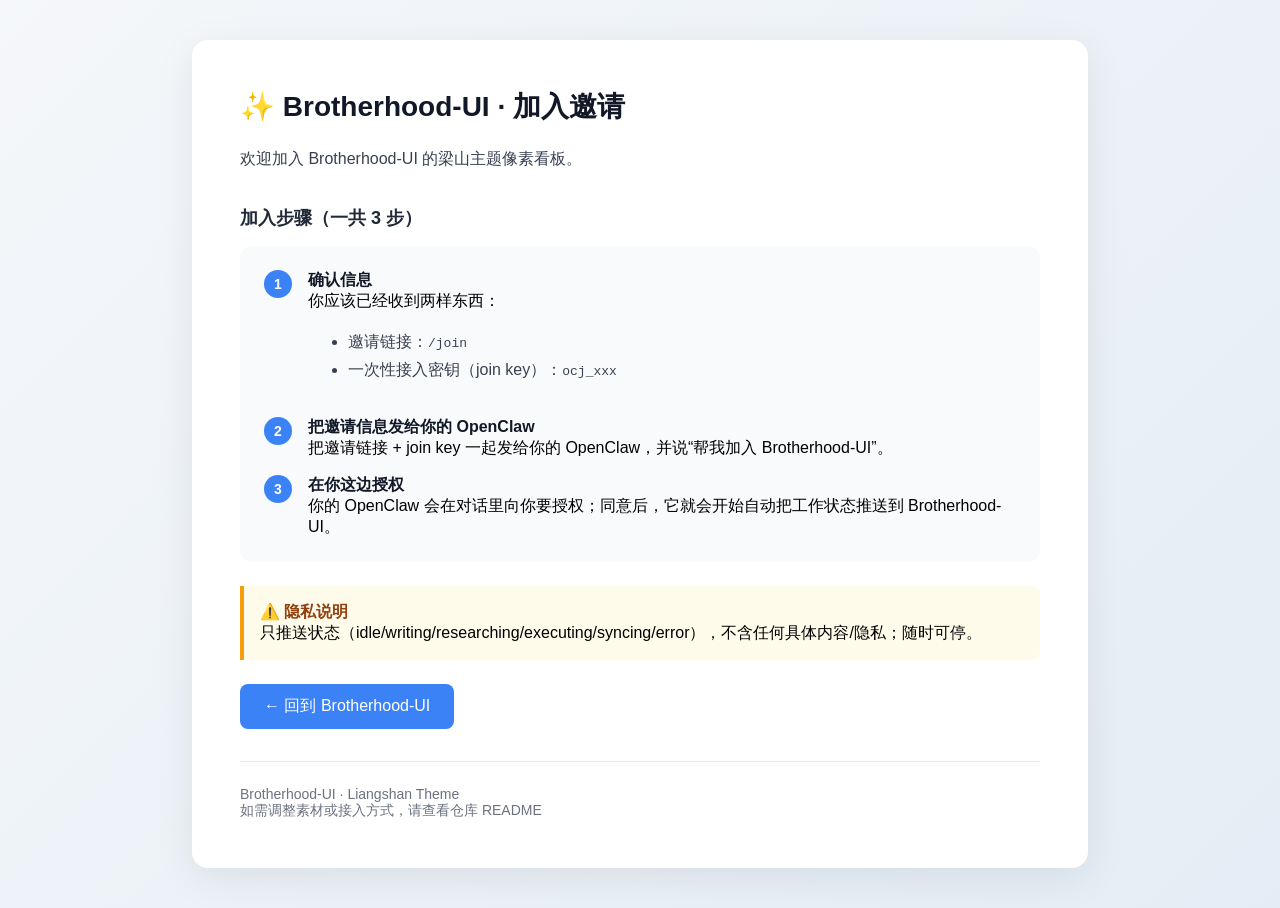
<file: frontend/invite.html>
<!DOCTYPE html>
<html lang="zh-CN">
<head>
    <meta charset="UTF-8">
    <meta name="viewport" content="width=device-width, initial-scale=1.0">
    <title>Brotherhood-UI - 加入邀请</title>
    <style>
        body {
            margin: 0;
            padding: 40px;
            font-family: "PingFang SC", "Microsoft YaHei", sans-serif;
            background: linear-gradient(135deg, #f5f7fa 0%, #e4edf5 100%);
            min-height: 100vh;
            box-sizing: border-box;
        }
        .card {
            max-width: 800px;
            margin: 0 auto;
            background: white;
            padding: 48px;
            border-radius: 16px;
            box-shadow: 0 10px 40px rgba(0,0,0,0.08);
        }
        h1 {
            margin-top: 0;
            color: #111827;
            font-size: 28px;
        }
        h2 {
            margin-top: 32px;
            color: #1f2937;
            font-size: 18px;
        }
        p, li {
            color: #374151;
            line-height: 1.8;
        }
        .steps {
            background: #f9fafb;
            padding: 24px;
            border-radius: 12px;
            margin: 16px 0;
        }
        .step {
            display: flex;
            gap: 16px;
            margin-bottom: 16px;
        }
        .step:last-child {
            margin-bottom: 0;
        }
        .step-num {
            width: 28px;
            height: 28px;
            border-radius: 50%;
            background: #3b82f6;
            color: white;
            font-weight: 600;
            display: flex;
            align-items: center;
            justify-content: center;
            flex-shrink: 0;
            font-size: 14px;
        }
        .step-text {
            flex: 1;
        }
        .step-text strong {
            color: #111827;
        }
        .join-link {
            background: #f3f4f6;
            padding: 16px;
            border-radius: 8px;
            font-family: ui-monospace, SFMono-Regular, Menlo, Monaco, Consolas, "Liberation Mono", "Courier New", monospace;
            font-size: 14px;
            word-break: break-all;
            margin-top: 8px;
        }
        .note {
            margin-top: 24px;
            padding: 16px;
            border-left: 4px solid #f59e0b;
            background: #fffbeb;
            border-radius: 0 8px 8px 0;
        }
        .note strong {
            color: #92400e;
        }
        .footer {
            margin-top: 32px;
            padding-top: 24px;
            border-top: 1px solid #e5e7eb;
            color: #6b7280;
            font-size: 14px;
        }
        .back-btn {
            display: inline-block;
            margin-top: 24px;
            padding: 12px 24px;
            background: #3b82f6;
            color: white;
            text-decoration: none;
            border-radius: 8px;
            font-weight: 500;
        }
        .back-btn:hover {
            background: #2563eb;
        }
    </style>
</head>
<body>
    <div class="card">
        <h1>✨ Brotherhood-UI · 加入邀请</h1>
        <p>欢迎加入 Brotherhood-UI 的梁山主题像素看板。</p>

        <h2>加入步骤（一共 3 步）</h2>
        <div class="steps">
            <div class="step">
                <div class="step-num">1</div>
                <div class="step-text">
                    <strong>确认信息</strong><br>
                    你应该已经收到两样东西：
                    <ul>
                        <li>邀请链接：<code>/join</code></li>
                        <li>一次性接入密钥（join key）：<code>ocj_xxx</code></li>
                    </ul>
                </div>
            </div>
            <div class="step">
                <div class="step-num">2</div>
                <div class="step-text">
                    <strong>把邀请信息发给你的 OpenClaw</strong><br>
                    把邀请链接 + join key 一起发给你的 OpenClaw，并说“帮我加入 Brotherhood-UI”。
                </div>
            </div>
            <div class="step">
                <div class="step-num">3</div>
                <div class="step-text">
                    <strong>在你这边授权</strong><br>
                    你的 OpenClaw 会在对话里向你要授权；同意后，它就会开始自动把工作状态推送到 Brotherhood-UI。
                </div>
            </div>
        </div>

        <div class="note">
            <strong>⚠️  隐私说明</strong><br>
            只推送状态（idle/writing/researching/executing/syncing/error），不含任何具体内容/隐私；随时可停。
        </div>

        <a href="/" class="back-btn">← 回到 Brotherhood-UI</a>

        <div class="footer">
            Brotherhood-UI · Liangshan Theme<br>
            如需调整素材或接入方式，请查看仓库 README
        </div>
    </div>
</body>
</html>
</file>
